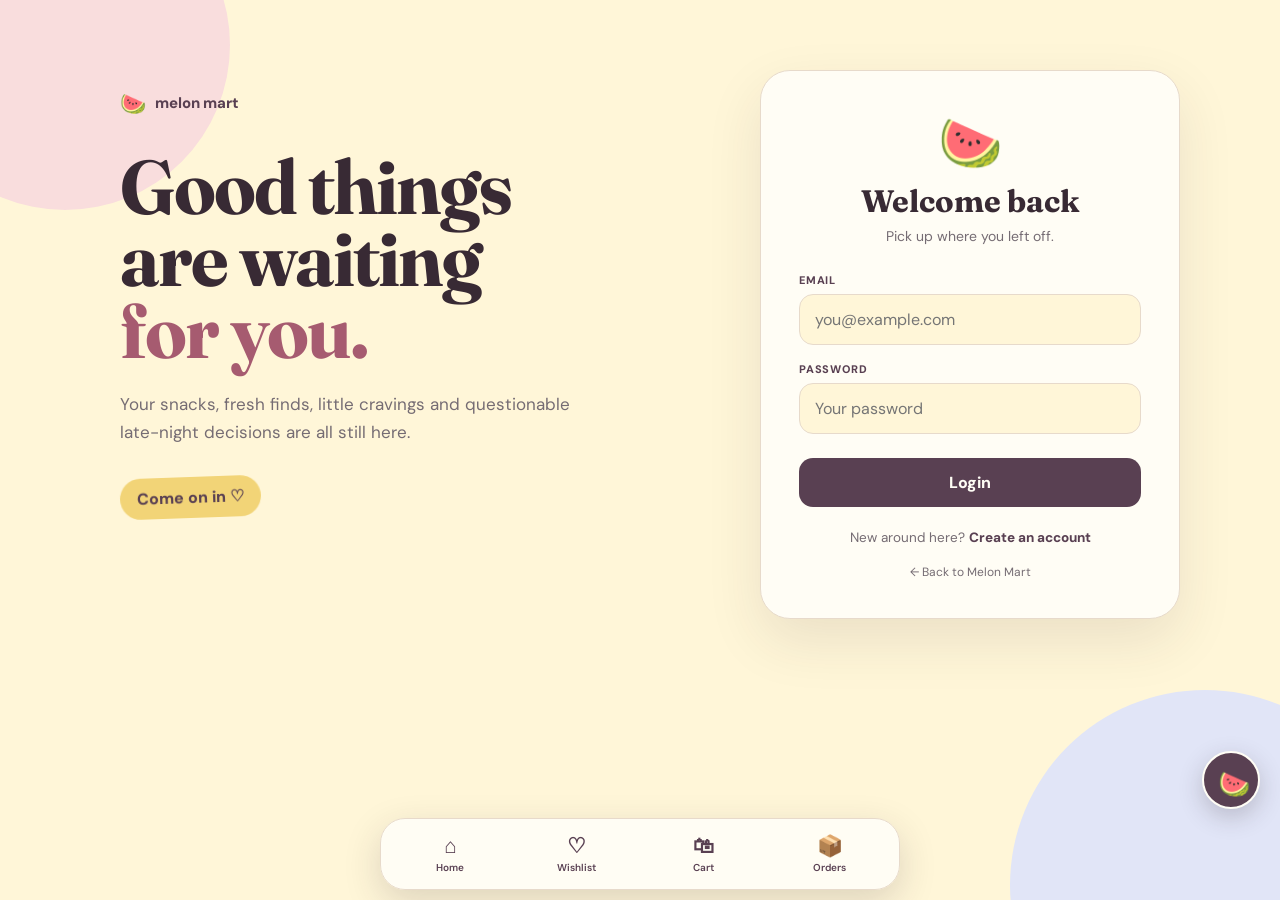
<file: src/main/webapp/login.html>
<!DOCTYPE html>
<html lang="en">

<head>

    <meta charset="UTF-8">

    <meta
        name="viewport"
        content="width=device-width, initial-scale=1.0"
    >

    <title>Melon Mart — Welcome back</title>


    <!-- =========================
         GOOGLE FONTS
    ========================== -->

    <link rel="preconnect" href="https://fonts.googleapis.com">

    <link
        rel="preconnect"
        href="https://fonts.gstatic.com"
        crossorigin
    >

    <link
        href="https://fonts.googleapis.com/css2?family=DM+Sans:wght@400;500;600;700;800&family=Fraunces:opsz,wght@9..144,600;9..144,700&display=swap"
        rel="stylesheet"
    >


    <style>

        /* =========================
           RESET
        ========================== */

        * {
            box-sizing: border-box;
        }


        html {
            min-height: 100%;

            overflow-x: hidden;
            overflow-y: auto;
        }


        /* =========================
           BODY
        ========================== */

        body {
            margin: 0;

            min-height: 100vh;

            font-family: "DM Sans", sans-serif;

            background: #FFF6D8;

            color: #302A30;

            /*
                IMPORTANT:
                Use normal document flow.
                This allows the page to
                scroll naturally.
            */

            display: block;

            padding: 30px;

            position: relative;

            overflow-x: hidden;
            overflow-y: auto;
        }


        /* =========================
           BACKGROUND DECORATION
        ========================== */

        body::before {
            content: "";

            position: fixed;

            width: 330px;
            height: 330px;

            border-radius: 50%;

            background: #F9DDDD;

            top: -120px;
            left: -100px;

            z-index: -1;

            pointer-events: none;
        }


        body::after {
            content: "";

            position: fixed;

            width: 390px;
            height: 390px;

            border-radius: 50%;

            background: #E1E5F7;

            bottom: -180px;
            right: -120px;

            z-index: -1;

            pointer-events: none;
        }


        /* =========================
           MAIN PAGE
        ========================== */

        .page {
            width: 100%;

            max-width: 1080px;

            display: grid;

            grid-template-columns: minmax(0, 1fr) 420px;

            gap: 70px;

            /*
                Both columns start
                from the same top.
            */

            align-items: start;

            margin: 40px auto;
        }


        /* =========================
           LEFT INTRO
        ========================== */

        .intro {
            padding: 20px;

            padding-top: 20px;

            min-width: 0;
        }


        /* =========================
           MINI BRAND
        ========================== */

        .mini-brand {
            display: inline-flex;

            align-items: center;

            gap: 9px;

            color: #594052;

            font-weight: 800;

            font-size: 15px;

            margin-bottom: 35px;
        }


        .mini-brand span:first-child {
            font-family: "Fraunces", serif;

            font-size: 21px;
        }


        /* =========================
           INTRO HEADING
        ========================== */

        .intro h1 {
            font-family: "Fraunces", serif;

            font-size: clamp(
                48px,
                6vw,
                76px
            );

            line-height: .95;

            color: #382A34;

            margin: 0 0 22px;

            letter-spacing: -2px;
        }


        .intro h1 em {
            color: #A65B70;

            font-style: normal;
        }


        /* =========================
           INTRO TEXT
        ========================== */

        .intro p {
            max-width: 470px;

            color: #756C73;

            font-size: 17px;

            line-height: 1.7;

            margin: 0;
        }


        /* =========================
           LITTLE NOTE
        ========================== */

        .scribble {
            display: inline-block;

            margin-top: 30px;

            background: #F2D477;

            padding: 10px 17px;

            border-radius: 100px;

            color: #594052;

            font-weight: 800;

            transform: rotate(-2deg);
        }


        /* =========================
           LOGIN CARD
        ========================== */

        .login-box {
            width: 100%;

            background: #FFFDF5;

            border: 1px solid #E7DACB;

            border-radius: 30px;

            padding: 38px;

            box-shadow:
                0 22px 55px rgba(
                    56,
                    42,
                    52,
                    .10
                );
        }


        /* =========================
           LOGO
        ========================== */

        .logo {
            text-align: center;

            font-size: 52px;

            margin-bottom: 5px;
        }


        /* =========================
           HEADING
        ========================== */

        h2 {
            font-family: "Fraunces", serif;

            text-align: center;

            font-size: 31px;

            color: #382A34;

            margin: 0 0 7px;
        }


        .welcome {
            text-align: center;

            color: #756C73;

            margin: 0 0 28px;

            font-size: 14px;
        }


        /* =========================
           LABELS
        ========================== */

        label {
            display: block;

            margin: 17px 0 7px;

            font-size: 11px;

            font-weight: 800;

            letter-spacing: .8px;

            text-transform: uppercase;

            color: #594052;
        }


        /* =========================
           INPUTS
        ========================== */

        input {
            width: 100%;

            padding: 14px 15px;

            border: 1px solid #E7DACB;

            border-radius: 14px;

            background: #FFF6D8;

            color: #302A30;

            font: inherit;

            outline: none;

            transition: .2s ease;
        }


        input:focus {
            background: #FFFDF5;

            border-color: #A7B2E2;

            box-shadow:
                0 0 0 4px #E1E5F7;
        }


        /* =========================
           LOGIN BUTTON
        ========================== */

        button {
            width: 100%;

            border: 0;

            border-radius: 14px;

            padding: 14px;

            margin-top: 24px;

            background: #594052;

            color: #FFFDF5;

            font: inherit;

            font-weight: 800;

            cursor: pointer;

            transition: .2s ease;
        }


        button:hover {
            background: #382A34;

            transform: translateY(-1px);
        }


        button:disabled {
            opacity: .6;

            cursor: not-allowed;

            transform: none;
        }


        /* =========================
           ERROR MESSAGE
        ========================== */

        .error-msg {
            display: none;

            padding: 12px 14px;

            margin-bottom: 15px;

            border-radius: 13px;

            background: #F9DDDD;

            border: 1px solid #F2B8B8;

            color: #7C4351;

            font-size: 13px;

            font-weight: 700;

            text-align: center;
        }


        /* =========================
           REGISTER LINK
        ========================== */

        .register-link {
            text-align: center;

            margin-top: 22px;

            color: #756C73;

            font-size: 13.5px;
        }


        .register-link a {
            color: #594052;

            font-weight: 800;

            text-decoration: none;
        }


        .register-link a:hover {
            text-decoration: underline;
        }


        /* =========================
           BACK LINK
        ========================== */

        .back {
            display: block;

            text-align: center;

            margin-top: 18px;

            color: #756C73;

            font-size: 12px;

            text-decoration: none;
        }


        /* =========================
           TABLET / MOBILE
        ========================== */

        @media (max-width: 800px) {

            body {
                padding: 18px;
            }


            .page {
                grid-template-columns: 1fr;

                gap: 20px;

                margin: 20px auto;
            }


            .intro {
                text-align: center;

                padding: 5px;
            }


            .intro h1 {
                font-size: 48px;
            }


            .intro p {
                margin: auto;

                font-size: 15px;
            }


            .mini-brand {
                margin-bottom: 20px;
            }


            .scribble {
                display: none;
            }


            .login-box {
                padding: 30px 25px;
            }

        }


        /* =========================
           SMALL PHONES
        ========================== */

        @media (max-width: 450px) {

            body {
                padding: 12px;
            }


            .page {
                margin: 15px auto;

                gap: 18px;
            }


            .intro h1 {
                font-size: 40px;

                letter-spacing: -1px;
            }


            .intro p {
                font-size: 14px;
            }


            .login-box {
                padding: 25px 20px;

                border-radius: 24px;
            }


            .logo {
                font-size: 45px;
            }


            h2 {
                font-size: 27px;
            }

        }

    </style>

</head>


<body>


    <!-- =========================
         MAIN PAGE
    ========================== -->

    <div class="page">


        <!-- =========================
             LEFT INTRO
        ========================== -->

        <section class="intro">

            <div class="mini-brand">

                <span>🍉</span>

                <span>melon mart</span>

            </div>


            <h1>

                Good things<br>

                are waiting<br>

                <em>for you.</em>

            </h1>


            <p>

                Your snacks, fresh finds, little cravings and
                questionable late-night decisions are all still here.

            </p>


            <div class="scribble">

                Come on in ♡

            </div>

        </section>



        <!-- =========================
             LOGIN CARD
        ========================== -->

        <main class="login-box">


            <div class="logo">
                🍉
            </div>


            <h2>
                Welcome back
            </h2>


            <p class="welcome">
                Pick up where you left off.
            </p>


            <div
                id="errorMessage"
                class="error-msg"
            >
                Invalid email or password.
                Please try again!
            </div>


            <form
                id="loginForm"
                onsubmit="handleLogin(event)"
            >


                <!-- EMAIL -->

                <label for="email">
                    Email
                </label>


                <input
                    type="email"
                    id="email"
                    name="email"
                    placeholder="you@example.com"
                    required
                >



                <!-- PASSWORD -->

                <label for="password">
                    Password
                </label>


                <input
                    type="password"
                    id="password"
                    name="password"
                    placeholder="Your password"
                    required
                >



                <!-- LOGIN -->

                <button
                    type="submit"
                    id="submitBtn"
                >
                    Login
                </button>


            </form>



            <!-- REGISTER -->

            <div class="register-link">

                New around here?

                <a href="register.html">
                    Create an account
                </a>

            </div>



            <!-- BACK -->

            <a
                href="index.html"
                class="back"
            >
                ← Back to Melon Mart
            </a>


        </main>


    </div>



    <!-- =========================
         JAVASCRIPT
    ========================== -->

    <script>

        const API_BASE =
            window.location.pathname.substring(
                0,
                window.location.pathname.lastIndexOf("/")
            );


        async function handleLogin(event) {

            event.preventDefault();


            const emailInput =
                document
                    .getElementById("email")
                    .value
                    .trim();


            const passwordInput =
                document
                    .getElementById("password")
                    .value;


            const errorDiv =
                document
                    .getElementById("errorMessage");


            const submitBtn =
                document
                    .getElementById("submitBtn");


            errorDiv.style.display =
                "none";


            submitBtn.disabled =
                true;


            submitBtn.innerText =
                "Logging in...";


            try {

                const response =
                    await fetch(
                        API_BASE +
                        "/api/auth/login",
                        {
                            method: "POST",

                            headers: {
                                "Content-Type":
                                    "application/json"
                            },

                            body: JSON.stringify({

                                email:
                                    emailInput,

                                password:
                                    passwordInput

                            })
                        }
                    );


                const data =
                    await response.json();


                if (data.success) {

                    window.location.href =
                        "index.html";

                }

                else {

                    errorDiv.innerText =
                        data.error ||
                        data.message ||
                        "Invalid email or password. Please try again!";


                    errorDiv.style.display =
                        "block";

                }


            }

            catch (err) {

                console.error(
                    "Login error:",
                    err
                );


                errorDiv.innerText =
                    "Server error. Please check backend connection!";


                errorDiv.style.display =
                    "block";

            }


            finally {

                submitBtn.disabled =
                    false;

                submitBtn.innerText =
                    "Login";

            }

        }
    </script>
<script src="melon-experience.js"></script>
</body>
</html>
</file>
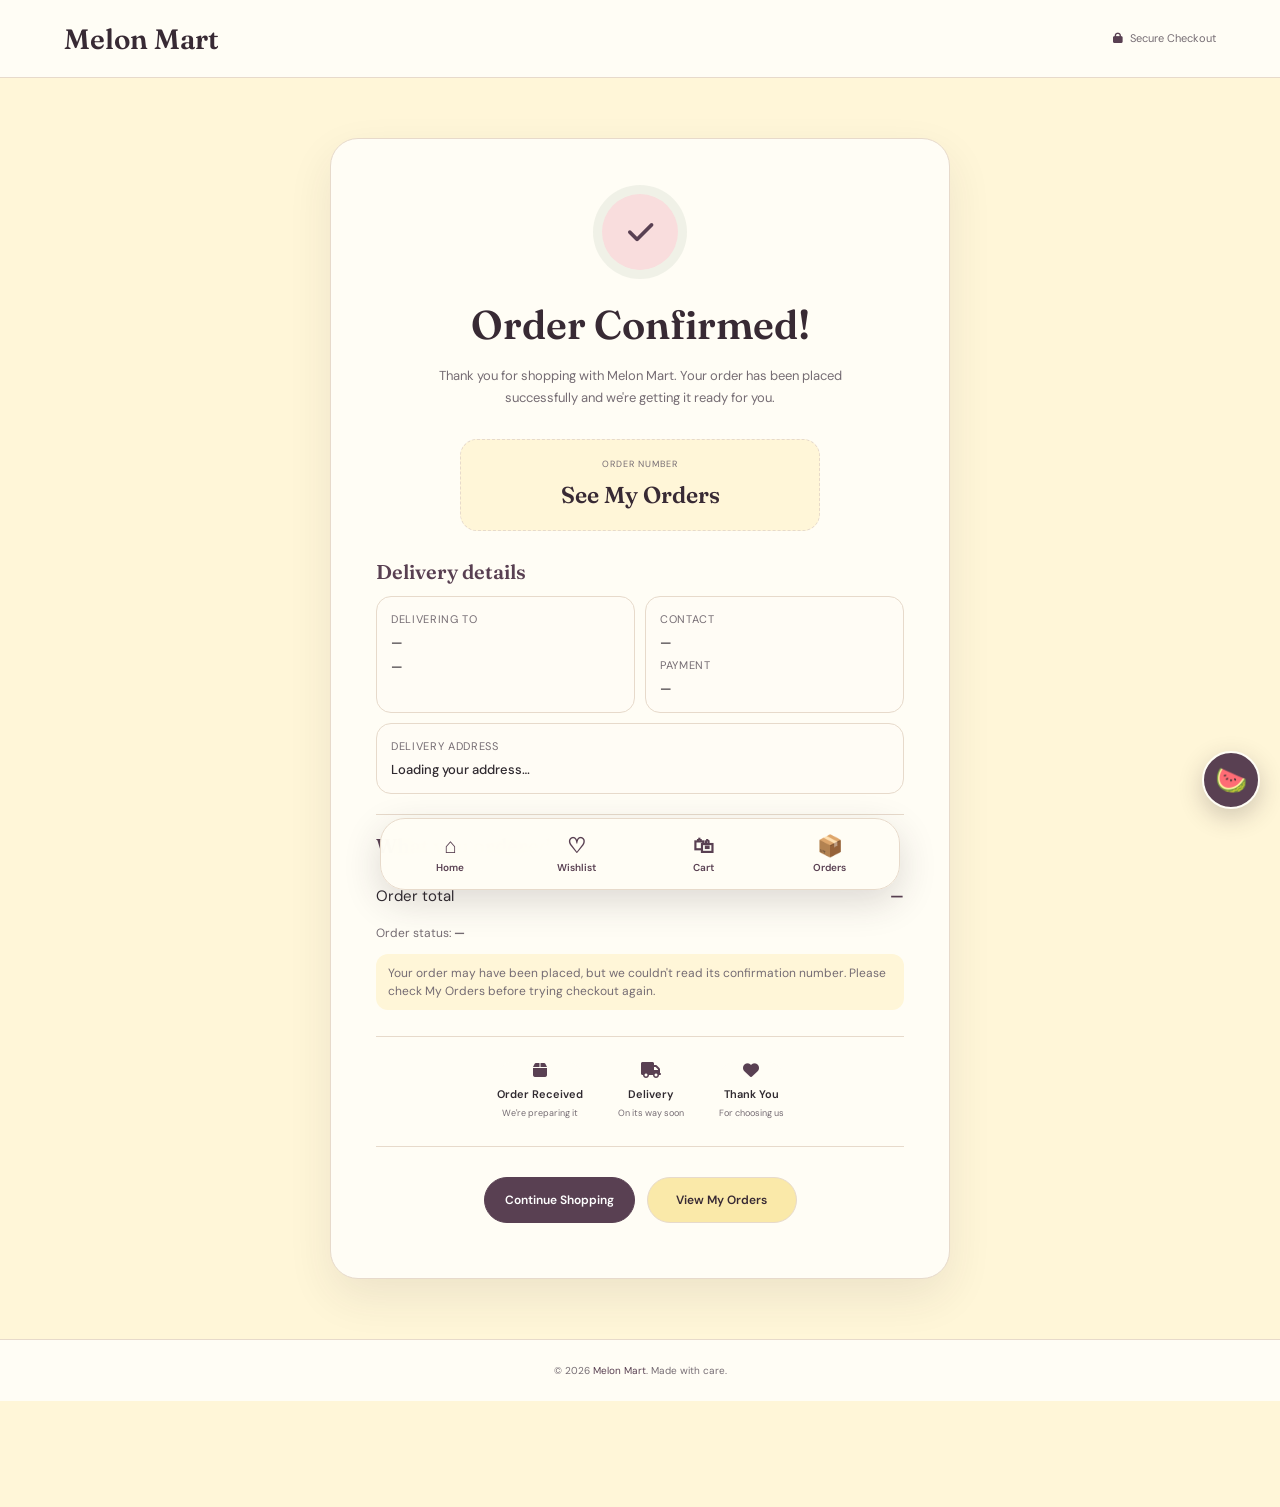
<file: src/main/webapp/order-success.html>
<!DOCTYPE html>
<html lang="en">
<head>
    <meta charset="UTF-8">
    <meta name="viewport" content="width=device-width, initial-scale=1.0">

    <title>Melon Mart — Order Confirmed</title>

    <link rel="preconnect" href="https://fonts.googleapis.com">
    <link rel="preconnect" href="https://fonts.gstatic.com" crossorigin>

    <link
        href="https://fonts.googleapis.com/css2?family=DM+Sans:wght@400;500;600;700&family=Fraunces:opsz,wght@9..144,500;9..144,600;9..144,700&display=swap"
        rel="stylesheet"
    >

    <link
        rel="stylesheet"
        href="https://cdnjs.cloudflare.com/ajax/libs/font-awesome/6.5.2/css/all.min.css"
    >

    <style>

        * {
            margin: 0;
            padding: 0;
            box-sizing: border-box;
        }

        :root {
            --burgundy: #6b1f2b;
            --burgundy-dark: #4e1520;
            --cream: #faf6ef;
            --cream-light: #fffdf9;
            --beige: #eee4d6;
            --text: #30272a;
            --muted: #817477;
            --border: #ded3c7;
        }

        body {
            min-height: 100vh;
            background: var(--cream);

            font-family: "Poppins", sans-serif;
            color: var(--text);

            display: flex;
            flex-direction: column;
        }

        /* =========================
           HEADER
        ========================= */

        header {
            height: 78px;

            background: var(--cream-light);
            border-bottom: 1px solid var(--border);

            display: flex;
            align-items: center;
            justify-content: space-between;

            padding: 0 5%;
        }

        .brand {
            font-family: "Playfair Display", serif;

            color: var(--burgundy);

            font-size: 28px;
            font-weight: 600;

            text-decoration: none;
        }

        .secure {
            display: flex;
            align-items: center;
            gap: 7px;

            color: var(--muted);
            font-size: 11px;
        }

        .secure i {
            color: var(--burgundy);
        }

        /* =========================
           MAIN
        ========================= */

        main {
            flex: 1;

            display: flex;
            align-items: center;
            justify-content: center;

            padding: 60px 20px;
        }

        .success-card {
            width: 100%;
            max-width: 620px;

            background: var(--cream-light);

            border: 1px solid var(--border);

            text-align: center;

            padding: 55px 45px;
        }

        /* =========================
           ICON
        ========================= */

        .success-icon {
            width: 76px;
            height: 76px;

            margin: 0 auto 25px;

            border-radius: 50%;

            background: var(--burgundy);

            color: white;

            display: flex;
            align-items: center;
            justify-content: center;

            font-size: 29px;
        }

        /* =========================
           TEXT
        ========================= */

        .success-card h1 {
            font-family: "Playfair Display", serif;

            color: var(--burgundy);

            font-size: 40px;
            font-weight: 600;

            margin-bottom: 10px;
        }

        .success-card > p {
            color: var(--muted);

            font-size: 13px;
            line-height: 1.7;

            max-width: 450px;

            margin: 0 auto 30px;
        }

        /* =========================
           ORDER NUMBER
        ========================= */

        .order-number {
            background: #f7efe6;

            border: 1px solid var(--border);

            padding: 18px 20px;

            margin: 0 auto 28px;

            max-width: 360px;
        }

        .order-number-label {
            color: var(--muted);

            font-size: 9px;

            text-transform: uppercase;

            letter-spacing: 1px;

            margin-bottom: 6px;
        }

        .order-number-value {
            color: var(--burgundy);

            font-family: "Playfair Display", serif;

            font-size: 23px;
            font-weight: 600;
        }

        /* =========================
           INFO
        ========================= */

        .success-info {
            display: flex;

            justify-content: center;

            gap: 35px;

            padding: 25px 0;

            border-top: 1px solid var(--border);
            border-bottom: 1px solid var(--border);

            margin-bottom: 30px;
        }

        .info-item {
            display: flex;
            flex-direction: column;

            gap: 5px;
        }

        .info-item i {
            color: var(--burgundy);

            font-size: 16px;

            margin-bottom: 3px;
        }

        .info-item span:first-of-type {
            color: var(--text);

            font-size: 11px;
            font-weight: 600;
        }

        .info-item span:last-of-type {
            color: var(--muted);

            font-size: 9px;
        }

        /* =========================
           BUTTONS
        ========================= */

        .actions {
            display: flex;

            justify-content: center;

            gap: 12px;
        }

        .btn {
            min-width: 150px;

            padding: 13px 20px;

            border: 1px solid var(--burgundy);

            font-size: 10px;
            font-weight: 600;

            letter-spacing: 0.8px;

            text-transform: uppercase;

            text-decoration: none;

            transition:
                background 0.2s ease,
                color 0.2s ease;
        }

        .btn-primary {
            background: var(--burgundy);
            color: white;
        }

        .btn-primary:hover {
            background: var(--burgundy-dark);
        }

        .btn-secondary {
            background: transparent;
            color: var(--burgundy);
        }

        .btn-secondary:hover {
            background: var(--burgundy);
            color: white;
        }

        /* =========================
           FOOTER
        ========================= */

        footer {
            border-top: 1px solid var(--border);

            background: var(--cream-light);

            text-align: center;

            padding: 23px 20px;

            color: var(--muted);

            font-size: 10px;
        }

        footer span {
            color: var(--burgundy);
        }

        /* =========================
           RESPONSIVE
        ========================= */

        @media (max-width: 600px) {

            header {
                height: 68px;

                padding: 0 20px;
            }

            .brand {
                font-size: 23px;
            }

            .secure {
                font-size: 9px;
            }

            main {
                padding: 35px 16px;
            }

            .success-card {
                padding: 40px 22px;
            }

            .success-card h1 {
                font-size: 32px;
            }

            .success-info {
                gap: 18px;
            }

            .actions {
                flex-direction: column;
            }

            .btn {
                width: 100%;
            }

        }

    
        /* Match the shared Melon Mart theme without changing page copy or flow */
        :root {
            --burgundy: #594052;
            --burgundy-dark: #382A34;
            --cream: #FFF6D8;
            --cream-light: #FFFDF5;
            --beige: #FAE9A9;
            --text: #302A30;
            --muted: #756C73;
            --border: #E7DACB;
        }
        body { font-family: "DM Sans", sans-serif; line-height: 1.5; }
        .brand, .success-card h1, .order-number-value { font-family: "Fraunces", serif; }
        header { background: rgba(255,253,247,.96); backdrop-filter: blur(15px); }
        .success-card { border-radius: 28px; box-shadow: 0 18px 45px rgba(56,42,52,.08); }
        .success-icon { background: #718C6A; }
        .order-number { background: #FFF6D8; border-radius: 18px; }
        .btn { border-radius: 999px; }
        .btn-primary { background: #594052; }
        .btn-primary:hover { background: #382A34; }
        @media (max-width: 600px) {
            .success-card { padding: 38px 22px; border-radius: 22px; }
            .success-card h1 { font-size: 34px; }
            .success-info { gap: 18px; flex-wrap: wrap; }
            .actions { flex-wrap: wrap; }
        }

    
        /* Keep the confirmation page in Melon Mart's playful theme. */
        :root { --burgundy:#594052; --burgundy-dark:#382A34; --cream:#FFF6D8; --cream-light:#FFFDF5; --beige:#FAE9A9; --text:#302A30; --muted:#756C73; --border:#E7DACB; }
        body { font-family:"DM Sans",sans-serif; background:var(--cream); color:var(--text); }
        header { background:rgba(255,253,245,.96); border-bottom-color:var(--border); }
        .brand,.success-card h1,.order-number-value { font-family:"Fraunces",Georgia,serif; color:var(--plum-dark,#382A34); }
        .success-card { background:var(--cream-light); border:2px solid #594052; border-radius:30px; box-shadow:8px 8px 0 #F9DDDD; }
        .success-icon { background:#718C6A; color:white; box-shadow:0 0 0 9px #718C6A1A; }
        .order-number { background:#FFF6D8; border:1px dashed #594052; border-radius:18px; }
        .success-info { border-color:var(--border); }
        .btn { border-radius:999px; text-transform:none; letter-spacing:0; font-size:12px; }
        .btn-primary { background:#594052; border-color:#594052; }
        .btn-primary:hover { background:#382A34; }
        .btn-secondary { background:#F9DDDD; color:#382A34; border-color:#F2B8B8; }
        .btn-secondary:hover { background:#F2B8B8; }
        footer { border-top-color:var(--border); }
        @media(max-width:600px) { .success-card { padding:38px 22px; border-radius:24px; } .success-card h1 { font-size:34px; } .success-info { gap:18px; flex-wrap:wrap; } .actions { flex-direction:column; } .btn { width:100%; } }

        .confirmation-details { margin: 22px 0 26px; text-align: left; }
        .confirmation-details h2 { margin: 0 0 12px; color: var(--burgundy, #594052); font: 600 20px/1.25 "Fraunces", Georgia, serif; }
        .order-detail-grid { display: grid; grid-template-columns: repeat(2, minmax(0, 1fr)); gap: 10px; }
        .order-detail-card { min-width: 0; padding: 14px; border: 1px solid var(--border, #E7DACB); border-radius: 15px; background: rgba(255,253,245,.8); display: flex; flex-direction: column; gap: 5px; overflow-wrap: anywhere; }
        .order-address-card { grid-column: 1 / -1; }
        .order-detail-label { color: var(--muted, #756C73); font-size: 11px; text-transform: uppercase; letter-spacing: .06em; }
        .order-detail-value { color: var(--text, #302A30); font-size: 13px; font-weight: 500; white-space: pre-line; }
        .confirmation-items { margin-top: 20px; padding-top: 18px; border-top: 1px solid var(--border, #E7DACB); }
        .confirmed-items-list { display: grid; gap: 8px; }
        .confirmed-item { display: flex; justify-content: space-between; align-items: flex-start; gap: 14px; padding: 10px 0; border-bottom: 1px solid var(--border, #E7DACB); font-size: 13px; }
        .confirmed-item-name { min-width: 0; font-weight: 600; overflow-wrap: anywhere; }
        .confirmed-item-meta { display: block; margin-top: 3px; color: var(--muted, #756C73); font-size: 11px; font-weight: 400; }
        .confirmed-item-price { flex: 0 0 auto; font-weight: 700; white-space: nowrap; }
        .confirmed-total { display: flex; justify-content: space-between; gap: 16px; padding: 15px 0 8px; font-size: 15px; }
        .confirmed-total strong { color: var(--burgundy, #594052); }
        .confirmed-status { margin: 8px 0 0; color: var(--muted, #756C73); font-size: 12px; }
        .confirmation-loading, .confirmation-message { color: var(--muted, #756C73); font-size: 12px; line-height: 1.5; }
        .confirmation-message:not([hidden]) { margin: 12px 0 0; padding: 10px 12px; border-radius: 12px; background: #FFF6D8; }
        @media (max-width: 520px) { .order-detail-grid { grid-template-columns: 1fr; } .order-address-card { grid-column: auto; } }
                /* Keep confirmation styling consistent with the Melon Mart butter-and-plum theme. */
        :root { --burgundy:#594052; --burgundy-dark:#382A34; --cream:#FFF6D8; --cream-light:#FFFDF5; --beige:#FAE9A9; --text:#302A30; --muted:#756C73; --border:#E7DACB; }
        body { font-family:"DM Sans",sans-serif; background:var(--cream); color:var(--text); }
        header, footer { background:var(--cream-light); border-color:var(--border); }
        .success-card { background:var(--cream-light); border:1px solid var(--border); border-radius:28px; box-shadow:0 18px 45px rgba(56,42,52,.09); }
        .success-icon { background:#F9DDDD; color:var(--burgundy); }
        .order-number { background:#FFF6D8; border-color:var(--border); border-radius:17px; }
        .info-item { border-color:var(--border); background:#fffdf5; border-radius:16px; }
        .btn { border-radius:999px; }
        .btn-primary { background:var(--burgundy); color:#fff; }
        .btn-primary:hover { background:var(--burgundy-dark); }
        .btn-secondary { background:#FAE9A9; color:var(--burgundy-dark); border-color:var(--border); }
        .btn-secondary:hover { background:#F2D477; }
</style>
</head>

<body>


    <!-- HEADER -->

    <header>

        <a
            href="index.html"
            class="brand"
        >
            Melon Mart
        </a>


        <div class="secure">

            <i class="fa-solid fa-lock"></i>

            Secure Checkout

        </div>

    </header>



    <!-- MAIN -->

    <main>

        <div class="success-card">


            <!-- SUCCESS ICON -->

            <div class="success-icon">

                <i class="fa-solid fa-check"></i>

            </div>


            <!-- TITLE -->

            <h1>
                Order Confirmed!
            </h1>


            <p>
                Thank you for shopping with Melon Mart.
                Your order has been placed successfully
                and we're getting it ready for you.
            </p>



            <!-- ORDER NUMBER -->

            <div class="order-number">

                <div class="order-number-label">
                    Order Number
                </div>

                <div
                    class="order-number-value"
                    id="orderId"
                >
                    —
                </div>

            </div>



            <!-- REAL ORDER DETAILS: loaded from the authenticated order API -->
            <section class="confirmation-details" id="confirmationDetails" aria-live="polite">
                <h2>Delivery details</h2>
                <div class="order-detail-grid">
                    <div class="order-detail-card">
                        <span class="order-detail-label">Delivering to</span>
                        <strong class="order-detail-value" id="customerName">—</strong>
                        <span class="order-detail-value" id="customerPhone">—</span>
                    </div>
                    <div class="order-detail-card">
                        <span class="order-detail-label">Contact</span>
                        <strong class="order-detail-value" id="customerEmail">—</strong>
                        <span class="order-detail-label">Payment</span>
                        <strong class="order-detail-value" id="paymentMethod">—</strong>
                    </div>
                    <div class="order-detail-card order-address-card">
                        <span class="order-detail-label">Delivery address</span>
                        <strong class="order-detail-value" id="deliveryAddress">Loading your address…</strong>
                    </div>
                </div>
                <div class="confirmation-items">
                    <h2>What you ordered</h2>
                    <div id="confirmedItems" class="confirmed-items-list">
                        <p class="confirmation-loading">Loading your order items…</p>
                    </div>
                    <div class="confirmed-total"><span>Order total</span><strong id="confirmedTotal">—</strong></div>
                    <p class="confirmed-status">Order status: <strong id="confirmedStatus">—</strong> <span id="confirmedDate"></span></p>
                </div>
                <p class="confirmation-message" id="confirmationMessage" role="status" hidden></p>
            </section>

            <!-- INFO -->

            <div class="success-info">


                <div class="info-item">

                    <i class="fa-solid fa-box"></i>

                    <span>
                        Order Received
                    </span>

                    <span>
                        We're preparing it
                    </span>

                </div>



                <div class="info-item">

                    <i class="fa-solid fa-truck"></i>

                    <span>
                        Delivery
                    </span>

                    <span>
                        On its way soon
                    </span>

                </div>



                <div class="info-item">

                    <i class="fa-solid fa-heart"></i>

                    <span>
                        Thank You
                    </span>

                    <span>
                        For choosing us
                    </span>

                </div>

            </div>



            <!-- BUTTONS -->

            <div class="actions">

                <a
                    href="index.html"
                    class="btn btn-primary"
                >
                    Continue Shopping
                </a>


                <a
                    href="orders.html"
                    class="btn btn-secondary"
                >
                    View My Orders
                </a>

            </div>

        </div>

    </main>



    <!-- FOOTER -->

    <footer>

        © 2026
        <span>Melon Mart</span>.
        Made with care.

    </footer>



    <!-- JAVASCRIPT -->

    <script>
        document.addEventListener("DOMContentLoaded", () => {
            const byId = id => document.getElementById(id);
            const orderIdElement = byId("orderId");
            const queryId = new URLSearchParams(window.location.search).get("orderId");
            const storedId = sessionStorage.getItem("melonMartOrderId");
            const orderId = (queryId || storedId || "").trim();
            const message = byId("confirmationMessage");

            const showMessage = text => {
                message.textContent = text;
                message.hidden = false;
            };
            const escapeHtml = value => String(value == null ? "" : value)
                .replace(/&/g, "&amp;").replace(/</g, "&lt;")
                .replace(/>/g, "&gt;").replace(/"/g, "&quot;")
                .replace(/'/g, "&#39;");
            const money = value => "₹" + Number(value || 0).toLocaleString("en-IN", {
                minimumFractionDigits: 2, maximumFractionDigits: 2
            });
            const paymentLabel = value => ({
                COD: "Cash on delivery",
                UPI: "Mock UPI payment",
                CARD: "Mock card payment"
            }[String(value || "").toUpperCase()] || "Not available");

            if (!/^\d+$/.test(orderId) || Number(orderId) <= 0) {
                orderIdElement.textContent = "See My Orders";
                showMessage("Your order may have been placed, but we couldn't read its confirmation number. Please check My Orders before trying checkout again.");
                byId("confirmedItems").innerHTML = "";
                return;
            }

            orderIdElement.textContent = "#" + orderId;
            sessionStorage.setItem("melonMartOrderId", orderId);

            async function loadOrderConfirmation() {
                try {
                    const response = await fetch("api/orders/" + encodeURIComponent(orderId), {
                        headers: { "Accept": "application/json" },
                        credentials: "same-origin"
                    });
                    if (response.status === 401) {
                        window.location.href = "login.html";
                        return;
                    }
                    const data = await response.json();
                    if (!response.ok || !data.order || String(data.order.id) !== orderId) {
                        throw new Error(data.message || "We couldn't load this order.");
                    }

                    const order = data.order;
                    const address = [
                        order.deliveryAddress, order.deliveryCity, order.deliveryState,
                        order.deliveryPincode ? "PIN " + order.deliveryPincode : "",
                        order.deliveryLandmark ? "Landmark: " + order.deliveryLandmark : ""
                    ].filter(Boolean).join(", ");

                    byId("customerName").textContent = order.deliveryName || "—";
                    byId("customerPhone").textContent = order.deliveryPhone || "—";
                    byId("customerEmail").textContent = order.deliveryEmail || "—";
                    byId("paymentMethod").textContent = paymentLabel(order.paymentMethod);
                    byId("deliveryAddress").textContent = address || "No delivery address was saved.";
                    byId("confirmedTotal").textContent = money(order.totalAmount);
                    byId("confirmedStatus").textContent = String(order.status || "PENDING").replace(/_/g, " ");
                    if (order.createdAt) {
                        const date = new Date(order.createdAt);
                        byId("confirmedDate").textContent = Number.isNaN(date.getTime())
                            ? "" : " · Placed " + date.toLocaleString("en-IN", {
                                dateStyle: "medium", timeStyle: "short"
                            });
                    }

                    const items = Array.isArray(data.items) ? data.items : [];
                    byId("confirmedItems").innerHTML = items.length
                        ? items.map(item => {
                            const name = escapeHtml(item.productName || "Product");
                            const quantity = Math.max(0, Number(item.quantity || 0));
                            const price = Number(item.price || 0);
                            return '<div class="confirmed-item"><div class="confirmed-item-name">' +
                                name + '<span class="confirmed-item-meta">Quantity: ' + quantity +
                                ' · ' + money(price) + ' each</span></div><strong class="confirmed-item-price">' +
                                money(price * quantity) + '</strong></div>';
                        }).join("")
                        : '<p class="confirmation-loading">No item details are available for this order.</p>';
                } catch (error) {
                    console.error("Order confirmation load failed:", error);
                    showMessage("Your order number is saved, but the order details could not be loaded. You can view the latest status in My Orders.");
                    byId("confirmedItems").innerHTML = "";
                }
            }

            loadOrderConfirmation();
        });
    </script>

<script src="melon-experience.js"></script>
</body>
</html>
</file>
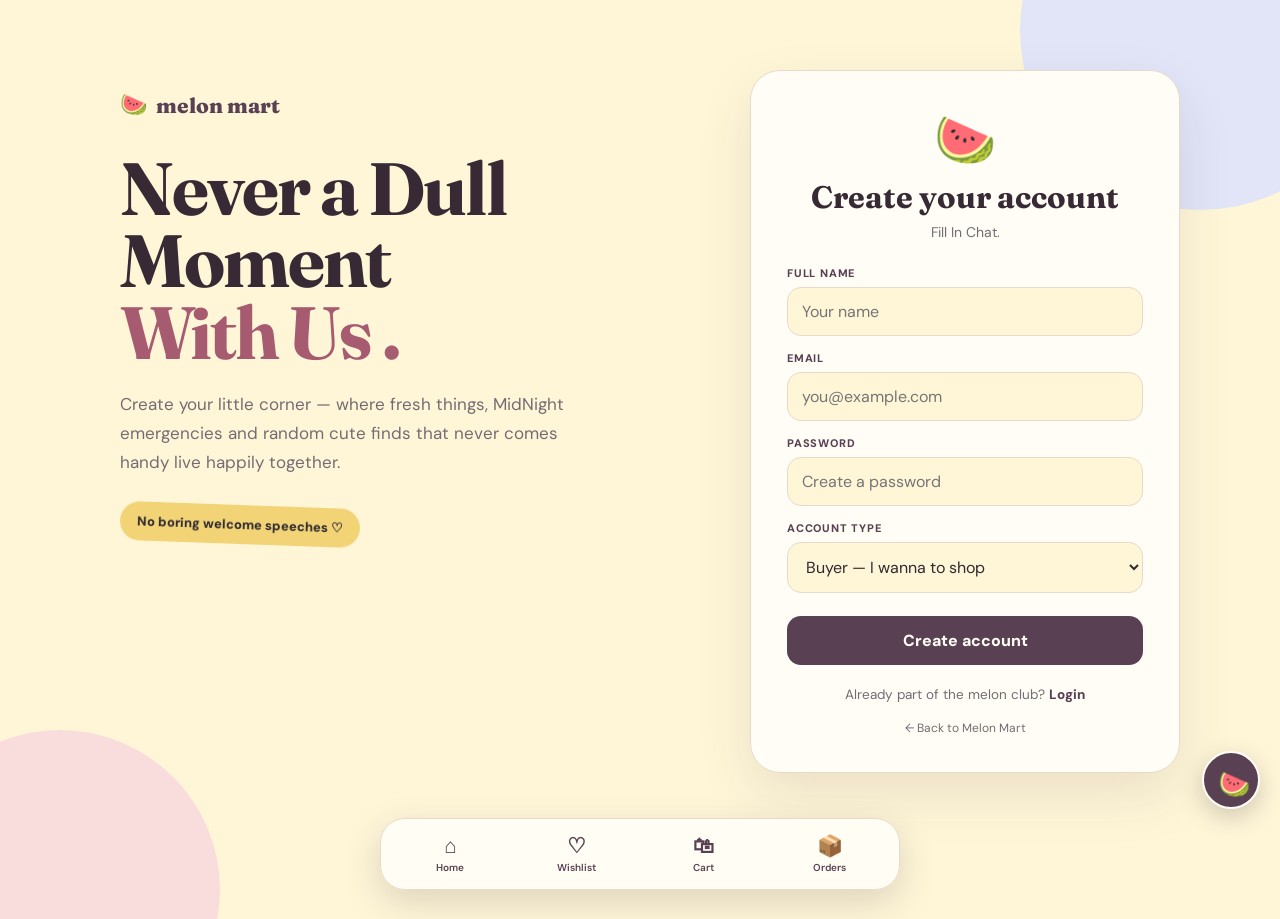
<file: src/main/webapp/register.html>
<!DOCTYPE html>
<html lang="en">

<head>

    <meta charset="UTF-8">

    <meta
        name="viewport"
        content="width=device-width, initial-scale=1.0"
    >

    <title>Melon Mart — Join us</title>


    <!-- =========================
         GOOGLE FONTS
    ========================== -->

    <link rel="preconnect" href="https://fonts.googleapis.com">

    <link
        rel="preconnect"
        href="https://fonts.gstatic.com"
        crossorigin
    >

    <link
        href="https://fonts.googleapis.com/css2?family=DM+Sans:wght@400;500;600;700;800&family=Fraunces:opsz,wght@9..144,600;9..144,700&display=swap"
        rel="stylesheet"
    >


    <style>

        /* =========================
           RESET
        ========================= */

        * {
            box-sizing: border-box;
        }


        /* =========================
           PAGE / HTML
        ========================= */

        html {
            min-height: 100%;

            overflow-x: hidden;
            overflow-y: auto;
        }


        /* =========================
           BODY
        ========================= */

        body {
            margin: 0;

            min-height: 100vh;

            font-family: "DM Sans", sans-serif;

            background: #FFF6D8;

            color: #302A30;

            /*
                IMPORTANT:
                Do NOT vertically center the
                whole page with flex.
            */

            display: block;

            padding: 30px;

            position: relative;

            overflow-x: hidden;
            overflow-y: auto;
        }


        /* =========================
           BACKGROUND DECORATION
        ========================= */

        body::before {
            content: "";

            position: fixed;

            width: 360px;
            height: 360px;

            border-radius: 50%;

            background: #E1E5F7;

            top: -150px;
            right: -100px;

            z-index: -1;

            pointer-events: none;
        }


        body::after {
            content: "";

            position: fixed;

            width: 320px;
            height: 320px;

            border-radius: 50%;

            background: #F9DDDD;

            bottom: -150px;
            left: -100px;

            z-index: -1;

            pointer-events: none;
        }


        /* =========================
           MAIN PAGE
        ========================= */

        .page {
            width: 100%;

            max-width: 1080px;

            display: grid;

            grid-template-columns: 1fr 430px;

            gap: 70px;

            /*
                IMPORTANT:
                Start both columns from
                the same top position.
            */

            align-items: start;

            /*
                Gives the page breathing room
                without vertically centering it.
            */

            margin: 40px auto;
        }


        /* =========================
           LEFT INTRO
        ========================= */

        .intro {
            padding: 20px;

            /*
                Keeps the intro aligned nicely
                with the register card.
            */

            padding-top: 20px;
        }


        /* =========================
           MINI BRAND
        ========================= */

        .mini-brand {
            display: flex;

            align-items: center;

            gap: 9px;

            color: #594052;

            font-weight: 800;

            margin-bottom: 34px;
        }


        .mini-brand span:first-child {
            font-size: 22px;
        }


        .mini-brand span:last-child {
            font-family: "Fraunces", serif;

            font-size: 21px;
        }


        /* =========================
           INTRO HEADING
        ========================= */

        .intro h1 {
            font-family: "Fraunces", serif;

            font-size: clamp(
                48px,
                6vw,
                74px
            );

            line-height: .97;

            letter-spacing: -2px;

            color: #382A34;

            margin: 0 0 22px;
        }


        .intro h1 em {
            color: #A65B70;

            font-style: normal;
        }


        /* =========================
           INTRO TEXT
        ========================= */

        .intro p {
            max-width: 470px;

            color: #756C73;

            font-size: 17px;

            line-height: 1.7;

            margin: 0;
        }


        /* =========================
           LITTLE NOTE
        ========================= */

        .note {
            display: inline-block;

            margin-top: 28px;

            padding: 11px 17px;

            background: #F2D477;

            border-radius: 100px;

            font-size: 13px;

            font-weight: 800;

            transform: rotate(2deg);
        }


        /* =========================
           REGISTER CARD
        ========================= */

        .register-box {
            width: 100%;

            background: #FFFDF5;

            border: 1px solid #E7DACB;

            border-radius: 30px;

            padding: 36px;

            box-shadow:
                0 22px 55px rgba(
                    56,
                    42,
                    52,
                    .10
                );
        }


        /* =========================
           LOGO
        ========================= */

        .logo {
            text-align: center;

            font-size: 50px;
        }


        /* =========================
           HEADING
        ========================= */

        h2 {
            font-family: "Fraunces", serif;

            text-align: center;

            color: #382A34;

            font-size: 31px;

            margin: 5px 0 7px;
        }


        .welcome {
            text-align: center;

            color: #756C73;

            font-size: 14px;

            margin: 0 0 25px;
        }


        /* =========================
           LABELS
        ========================= */

        label {
            display: block;

            margin: 15px 0 7px;

            font-size: 11px;

            font-weight: 800;

            letter-spacing: .8px;

            text-transform: uppercase;

            color: #594052;
        }


        /* =========================
           INPUTS + SELECT
        ========================= */

        input,
        select {
            width: 100%;

            padding: 13px 14px;

            border: 1px solid #E7DACB;

            border-radius: 14px;

            background: #FFF6D8;

            color: #302A30;

            font: inherit;

            outline: none;

            transition: .2s ease;
        }


        input:focus,
        select:focus {
            background: #FFFDF5;

            border-color: #A7B2E2;

            box-shadow:
                0 0 0 4px #E1E5F7;
        }


        select {
            cursor: pointer;
        }


        /* =========================
           BUTTON
        ========================= */

        button {
            width: 100%;

            padding: 14px;

            margin-top: 23px;

            border: none;

            border-radius: 14px;

            background: #594052;

            color: #FFFDF5;

            font: inherit;

            font-weight: 800;

            cursor: pointer;

            transition: .2s ease;
        }


        button:hover {
            background: #382A34;

            transform: translateY(-1px);
        }


        button:disabled {
            opacity: .6;

            cursor: not-allowed;

            transform: none;
        }


        /* =========================
           ERROR MESSAGE
        ========================= */

        .error-msg {
            display: none;

            padding: 12px 14px;

            margin-bottom: 14px;

            border-radius: 13px;

            background: #F9DDDD;

            border: 1px solid #F2B8B8;

            color: #7C4351;

            font-size: 13px;

            font-weight: 700;

            text-align: center;
        }


        /* =========================
           LOGIN LINK
        ========================= */

        .login-link {
            text-align: center;

            margin-top: 21px;

            color: #756C73;

            font-size: 13.5px;
        }


        .login-link a {
            color: #594052;

            font-weight: 800;

            text-decoration: none;
        }


        .login-link a:hover {
            text-decoration: underline;
        }


        /* =========================
           BACK LINK
        ========================= */

        .back {
            display: block;

            text-align: center;

            margin-top: 17px;

            color: #756C73;

            font-size: 12px;

            text-decoration: none;
        }


        /* =========================
           TABLET / MOBILE
        ========================= */

        @media (max-width: 800px) {

            body {
                padding: 18px;
            }


            /*
                One-column layout.
            */

            .page {
                grid-template-columns: 1fr;

                gap: 20px;

                margin: 20px auto;
            }


            .intro {
                text-align: center;

                padding: 5px;
            }


            .intro h1 {
                font-size: 47px;
            }


            .intro p {
                margin: auto;

                font-size: 15px;
            }


            .note {
                display: none;
            }


            .register-box {
                padding: 30px 25px;
            }

        }


        /* =========================
           SMALL PHONES
        ========================= */

        @media (max-width: 450px) {

            body {
                padding: 12px;
            }


            .page {
                margin: 15px auto;

                gap: 18px;
            }


            .intro h1 {
                font-size: 39px;

                letter-spacing: -1px;
            }


            .intro p {
                font-size: 14px;
            }


            .register-box {
                padding: 25px 20px;

                border-radius: 24px;
            }


            .logo {
                font-size: 45px;
            }


            h2 {
                font-size: 27px;
            }

        }

    </style>

</head>


<body>


    <!-- =========================
         MAIN PAGE
    ========================= -->

    <div class="page">


        <!-- =========================
             LEFT INTRO
        ========================= -->

        <section class="intro">


            <div class="mini-brand">

                <span>🍉</span>

                <span>melon mart</span>

            </div>


            <h1>

                Never a Dull Moment<br>

                <em>With Us .</em>

            </h1>


            <p>

                Create your little corner —
                where fresh things, MidNight emergencies and
                random cute finds that never comes handy live happily together.

            </p>


            <div class="note">

                No boring welcome speeches ♡

            </div>


        </section>



        <!-- =========================
             REGISTER CARD
        ========================= -->

        <main class="register-box">


            <div class="logo">
                🍉
            </div>


            <h2>
                Create your account
            </h2>


            <p class="welcome">
                Fill In Chat.
            </p>


            <div
                id="errorMessage"
                class="error-msg"
            >
                Could not create account.
                Please try again!
            </div>


            <form
                id="registerForm"
                onsubmit="handleRegister(event)"
            >


                <!-- FULL NAME -->

                <label for="name">
                    Full Name
                </label>


                <input
                    type="text"
                    id="name"
                    name="name"
                    placeholder="Your name"
                    required
                >



                <!-- EMAIL -->

                <label for="email">
                    Email
                </label>


                <input
                    type="email"
                    id="email"
                    name="email"
                    placeholder="you@example.com"
                    required
                >



                <!-- PASSWORD -->

                <label for="password">
                    Password
                </label>


                <input
                    type="password"
                    id="password"
                    name="password"
                    placeholder="Create a password"
                    required
                >



                <!-- ACCOUNT TYPE -->

                <label for="role">
                    Account Type
                </label>


                <select
                    id="role"
                    name="role"
                >

                    <option value="BUYER">
                        Buyer — I wanna to shop
                    </option>


                    <option value="SELLER">
                        Seller — I wanna to sell
                    </option>

                </select>



                <!-- SUBMIT -->

                <button
                    type="submit"
                    id="submitBtn"
                >
                    Create account
                </button>


            </form>



            <!-- LOGIN -->

            <div class="login-link">

                Already part of the melon club?

                <a href="login.html">
                    Login
                </a>

            </div>



            <!-- BACK -->

            <a
                href="index.html"
                class="back"
            >
                ← Back to Melon Mart
            </a>


        </main>


    </div>



    <!-- =========================
         JAVASCRIPT
    ========================= -->

    <script>


        const API_BASE =
            window.location.pathname.substring(
                0,
                window.location.pathname.lastIndexOf("/")
            );



        async function handleRegister(event) {

            event.preventDefault();


            const nameInput =
                document
                    .getElementById("name")
                    .value
                    .trim();


            const emailInput =
                document
                    .getElementById("email")
                    .value
                    .trim();


            const passwordInput =
                document
                    .getElementById("password")
                    .value;


            const roleInput =
                document
                    .getElementById("role")
                    .value;


            const errorDiv =
                document
                    .getElementById("errorMessage");


            const submitBtn =
                document
                    .getElementById("submitBtn");


            errorDiv.style.display =
                "none";


            submitBtn.disabled =
                true;


            submitBtn.innerText =
                "Creating account...";


            try {


                const response =
                    await fetch(
                        API_BASE +
                        "/api/auth/register",
                        {
                            method: "POST",

                            headers: {
                                "Content-Type":
                                    "application/json"
                            },

                            body: JSON.stringify({

                                name:
                                    nameInput,

                                email:
                                    emailInput,

                                password:
                                    passwordInput,

                                role:
                                    roleInput

                            })
                        }
                    );


                const data =
                    await response.json();



                if (data.success) {

                    window.location.href =
                        "index.html";

                }


                else {

                    errorDiv.innerText =
                        data.error ||
                        data.message ||
                        "Could not create account. Please try again!";


                    errorDiv.style.display =
                        "block";
                }


            }


            catch (err) {

                console.error(
                    "Registration error:",
                    err
                );


                errorDiv.innerText =
                    "Server error. Please check backend connection!";


                errorDiv.style.display =
                    "block";

            }


            finally {

                submitBtn.disabled =
                    false;

                submitBtn.innerText =
                    "Create account";

            }

        }

    </script>


<script src="melon-experience.js"></script>
</body>

</html>
</file>
